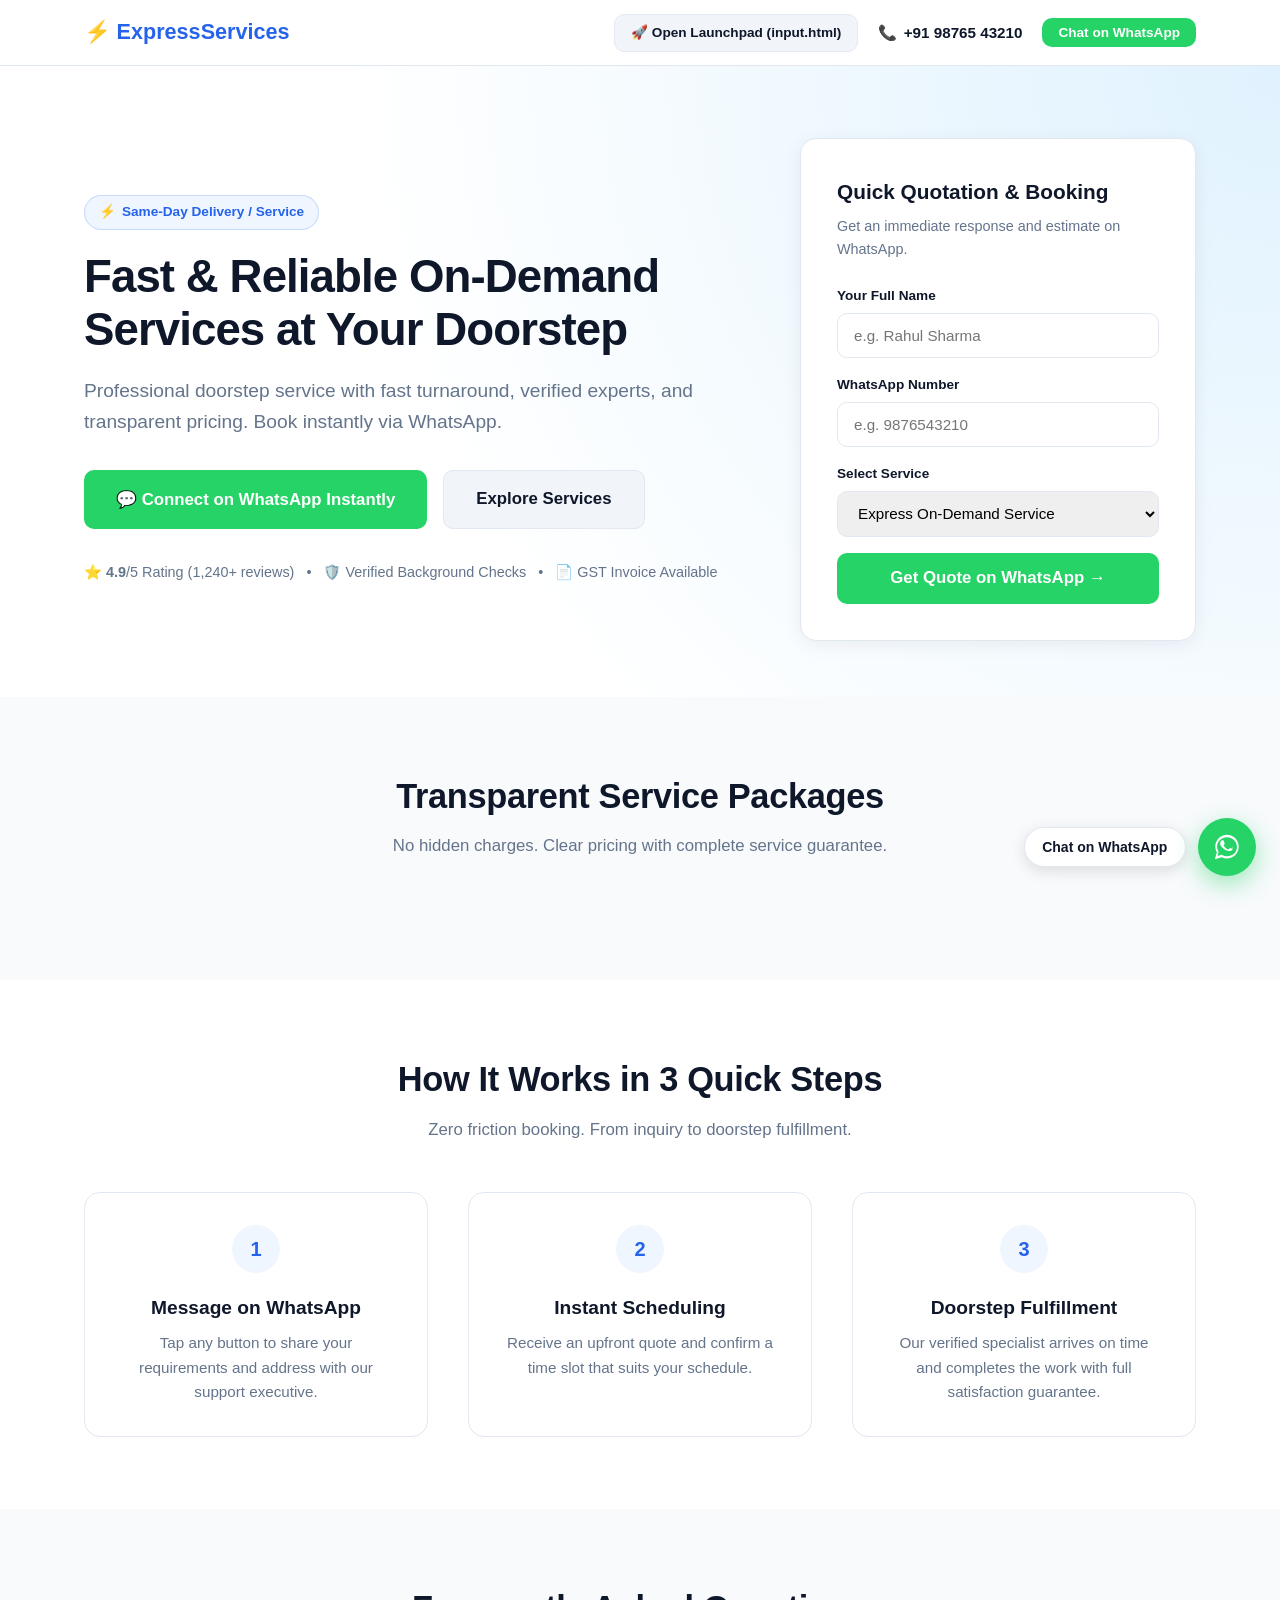
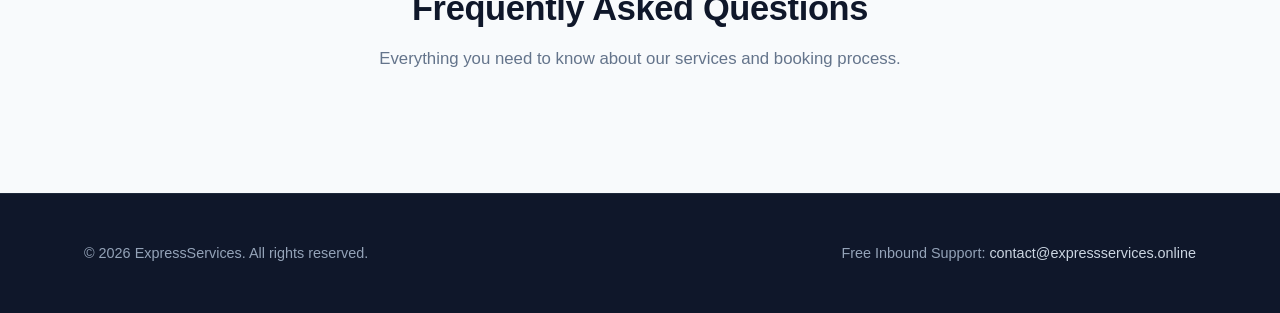
<file: index.html>
<!DOCTYPE html>
<html lang="en">
<head>
  <meta charset="UTF-8" />
  <meta name="viewport" content="width=device-width, initial-scale=1.0" />
  <title>ExpressServices — Doorstep Service Solutions | Fast & Verified</title>
  <meta name="description" content="Fast, reliable doorstep service solutions starting at ₹49. Verified technicians, transparent rates, same-day delivery. Book instantly on WhatsApp." />
  <link rel="canonical" href="https://expressservices.online/" />

  <!-- Open Graph -->
  <meta property="og:type" content="website" />
  <meta property="og:title" content="ExpressServices — Doorstep Service Solutions" />
  <meta property="og:description" content="Fast, reliable doorstep service solutions. Verified technicians, transparent rates, same-day delivery." />
  <meta property="og:url" content="https://expressservices.online/" />
  
  <link rel="stylesheet" href="styles.css" />

  <!-- Structured Data: LocalBusiness, Service & FAQ -->
  <script type="application/ld+json">
  {
    "@context": "https://schema.org",
    "@graph": [
      {
        "@type": "LocalBusiness",
        "@id": "https://expressservices.online/#business",
        "name": "ExpressServices",
        "url": "https://expressservices.online",
        "telephone": "+91-98765-43210",
        "email": "contact@expressservices.online",
        "priceRange": "₹₹",
        "address": {
          "@type": "PostalAddress",
          "streetAddress": "Indiranagar 100ft Road",
          "addressLocality": "Bangalore",
          "addressRegion": "Karnataka",
          "postalCode": "560038",
          "addressCountry": "IN"
        },
        "aggregateRating": {
          "@type": "AggregateRating",
          "ratingValue": "4.9",
          "reviewCount": "1240"
        }
      },
      {
        "@type": "FAQPage",
        "mainEntity": [
          {
            "@type": "Question",
            "name": "How quickly can I book a service?",
            "acceptedAnswer": {
              "@type": "Answer",
              "text": "You can book in under 60 seconds directly on WhatsApp. Our representative confirms availability and dispatches an executive right away."
            }
          },
          {
            "@type": "Question",
            "name": "What payment methods are supported?",
            "acceptedAnswer": {
              "@type": "Answer",
              "text": "We accept UPI (GPay, PhonePe, Paytm), Net Banking, Credit/Debit cards, and Cash on Delivery / Completion."
            }
          }
        ]
      }
    ]
  }
  </script>
</head>
<body>

  <!-- Navigation Bar -->
  <header class="navbar">
    <div class="container nav-content">
      <a href="/" class="logo">⚡ <span data-bind="name">ExpressServices</span></a>
      <div class="nav-actions">
        <a href="/input.html" class="btn btn-secondary btn-sm" style="font-weight: 700;">🚀 Open Launchpad (input.html)</a>
        <a href="tel:+919876543210" class="nav-phone" data-bind-href="phone">
          📞 <span data-bind="phoneDisplay">+91 98765 43210</span>
        </a>
        <button class="btn btn-whatsapp btn-sm wa-trigger" data-intent="Header WhatsApp Click">
          Chat on WhatsApp
        </button>
      </div>
    </div>
  </header>

  <!-- Hero Section -->
  <section class="hero">
    <div class="container hero-grid">
      <div class="hero-text">
        <div class="badge">
          <span>⚡</span> <span data-bind="turnaroundTime">Same-Day Delivery / Service</span>
        </div>
        
        <h1 data-bind="tagline">Fast & Reliable On-Demand Services at Your Doorstep</h1>
        
        <!-- Answer-First / Direct Briefing block for LLMs & Users -->
        <p class="subtitle" data-bind="description">
          Professional doorstep service with fast turnaround, verified experts, and transparent pricing. Book instantly via WhatsApp.
        </p>

        <div class="hero-cta-group">
          <button class="btn btn-whatsapp btn-lg wa-trigger" data-intent="Hero WhatsApp CTA">
            💬 Connect on WhatsApp Instantly
          </button>
          <a href="#services" class="btn btn-secondary btn-lg">Explore Services</a>
        </div>

        <div class="trust-indicators">
          <span>⭐ <strong data-bind="ratingScore">4.9</strong>/5 Rating (<span data-bind="reviewCount">1,240+</span> reviews)</span>
          <span>•</span>
          <span>🛡️ Verified Background Checks</span>
          <span>•</span>
          <span>📄 GST Invoice Available</span>
        </div>
      </div>

      <!-- Hero Inline Booking Card -->
      <div class="hero-card">
        <h3>Quick Quotation & Booking</h3>
        <p>Get an immediate response and estimate on WhatsApp.</p>
        <form onsubmit="window.handleInlineSubmit(event)">
          <div class="form-group">
            <label for="inline-name">Your Full Name</label>
            <input type="text" id="inline-name" placeholder="e.g. Rahul Sharma" required />
          </div>
          <div class="form-group">
            <label for="inline-phone">WhatsApp Number</label>
            <input type="tel" id="inline-phone" placeholder="e.g. 9876543210" pattern="[0-9]{10}" required />
          </div>
          <div class="form-group">
            <label for="inline-service">Select Service</label>
            <select id="inline-service">
              <option value="Express On-Demand Service">Express On-Demand Service</option>
              <option value="Standard Full-Care Package">Standard Full-Care Package</option>
              <option value="Commercial & Bulk Orders">Commercial & Bulk Orders</option>
            </select>
          </div>
          <button type="submit" class="btn btn-whatsapp btn-block btn-lg">
            Get Quote on WhatsApp &rarr;
          </button>
        </form>
      </div>
    </div>
  </section>

  <!-- Services Section -->
  <section id="services" class="section bg-light">
    <div class="container">
      <div class="section-title">
        <h2>Transparent Service Packages</h2>
        <p>No hidden charges. Clear pricing with complete service guarantee.</p>
      </div>
      <!-- Dynamically filled by script.js from site.config.js -->
      <div id="services-grid" class="grid grid-3"></div>
    </div>
  </section>

  <!-- 3-Step Process -->
  <section class="section">
    <div class="container">
      <div class="section-title">
        <h2>How It Works in 3 Quick Steps</h2>
        <p>Zero friction booking. From inquiry to doorstep fulfillment.</p>
      </div>
      <div class="grid grid-3 steps-grid">
        <div class="step-card">
          <div class="step-num">1</div>
          <h3>Message on WhatsApp</h3>
          <p>Tap any button to share your requirements and address with our support executive.</p>
        </div>
        <div class="step-card">
          <div class="step-num">2</div>
          <h3>Instant Scheduling</h3>
          <p>Receive an upfront quote and confirm a time slot that suits your schedule.</p>
        </div>
        <div class="step-card">
          <div class="step-num">3</div>
          <h3>Doorstep Fulfillment</h3>
          <p>Our verified specialist arrives on time and completes the work with full satisfaction guarantee.</p>
        </div>
      </div>
    </div>
  </section>

  <!-- FAQ Section -->
  <section class="section bg-light">
    <div class="container">
      <div class="section-title">
        <h2>Frequently Asked Questions</h2>
        <p>Everything you need to know about our services and booking process.</p>
      </div>
      <!-- Dynamically rendered from site.config.js -->
      <div id="faqs-grid" class="faq-grid"></div>
    </div>
  </section>

  <!-- Floating Sticky WhatsApp Button -->
  <a href="#" id="wa-float" class="wa-float" aria-label="Chat on WhatsApp">
    <span class="wa-float-label">Chat on WhatsApp</span>
    <div class="wa-float-icon">
      <svg viewBox="0 0 32 32" width="30" height="30" fill="currentColor">
        <path d="M16 3C9.1 3 3.5 8.6 3.5 15.5c0 2.2.6 4.3 1.7 6.2L3 29l7.5-2.1c1.7.9 3.6 1.4 5.5 1.4 6.9 0 12.5-5.6 12.5-12.5C28.5 8.6 22.9 3 16 3zm0 22.9c-1.9 0-3.7-.5-5.3-1.4l-.4-.2-4.5 1.3 1.3-4.4-.2-.4c-1-1.6-1.5-3.4-1.5-5.3C5.4 10.1 10.1 5.5 16 5.5s10.6 4.6 10.6 10.6S21.9 25.9 16 25.9zm5.9-7.8c-.3-.2-1.9-1-2.2-1.1-.3-.1-.5-.2-.8.2-.2.3-.9 1.1-1.1 1.3-.2.2-.4.2-.7.1-.3-.2-1.4-.5-2.7-1.7-1-.9-1.7-2-1.9-2.4-.2-.3 0-.5.1-.7l.5-.6c.2-.2.2-.4.4-.6.1-.2.1-.4 0-.6-.1-.2-.8-1.9-1-2.6-.3-.6-.6-.5-.8-.5h-.7c-.2 0-.6.1-1 .5-1.6 1.6-2.1 4.3.9 7 3 2.8 5.3 3.6 7.2 3.9.9.1 1.8-.1 2.7-.6.6-.3 1.4-1.2 1.4-2.4 0-.9-.4-1.3-.7-1.5z"/>
      </svg>
    </div>
  </a>

  <!-- Lead Capture Modal before WhatsApp Redirect -->
  <div id="wa-modal" class="modal-overlay" hidden>
    <div class="modal-box">
      <button class="modal-close" onclick="window.closeWaModal()">&times;</button>
      <h3>Instant WhatsApp Connect</h3>
      <p>Enter your details so our executive can greet you with your quotation.</p>
      <form onsubmit="window.handleModalSubmit(event)">
        <label for="modal-name">Your Full Name</label>
        <input type="text" id="modal-name" required placeholder="e.g. Rahul Sharma" />
        <label for="modal-phone">WhatsApp Number (10 Digits)</label>
        <input type="tel" id="modal-phone" required placeholder="e.g. 9876543210" pattern="[0-9]{10}" />
        <button type="submit" class="btn btn-whatsapp btn-block btn-lg">
          Open WhatsApp Now &rarr;
        </button>
      </form>
    </div>
  </div>

  <!-- Footer -->
  <footer class="footer">
    <div class="container footer-content">
      <p>&copy; 2026 <span data-bind="name">ExpressServices</span>. All rights reserved.</p>
      <p>Free Inbound Support: <a href="mailto:contact@expressservices.online" data-bind-href="email"><span data-bind="contactEmail">contact@expressservices.online</span></a></p>
    </div>
  </footer>

  <!-- Scripts -->
  <script src="site.config.js"></script>
  <script src="script.js"></script>
</body>
</html>
</file>
<file: styles.css>
:root {
  --primary: #2563eb;
  --primary-hover: #1d4ed8;
  --primary-light: #eff6ff;
  --secondary: #0f172a;
  --whatsapp: #25D366;
  --whatsapp-hover: #1ea952;
  --bg-light: #f8fafc;
  --bg-white: #ffffff;
  --text-dark: #0f172a;
  --text-muted: #64748b;
  --border: #e2e8f0;
  --card-shadow: 0 4px 20px -2px rgba(15, 23, 42, 0.08);
  --modal-shadow: 0 25px 50px -12px rgba(15, 23, 42, 0.25);
  --radius-lg: 16px;
  --radius-md: 10px;
  --radius-sm: 6px;
  --transition: all 0.2s cubic-bezier(0.16, 1, 0.3, 1);
}

* {
  box-sizing: border-box;
  margin: 0;
  padding: 0;
  font-family: -apple-system, BlinkMacSystemFont, "Segoe UI", Roboto, "Helvetica Neue", Arial, sans-serif;
  -webkit-font-smoothing: antialiased;
}

body {
  color: var(--text-dark);
  background-color: var(--bg-white);
  line-height: 1.6;
}

.container {
  max-width: 1160px;
  margin: 0 auto;
  padding: 0 1.5rem;
}

/* Navbar */
.navbar {
  position: sticky;
  top: 0;
  background: rgba(255, 255, 255, 0.95);
  backdrop-filter: blur(10px);
  border-bottom: 1px solid var(--border);
  z-index: 100;
  padding: 0.85rem 0;
}

.nav-content {
  display: flex;
  justify-content: space-between;
  align-items: center;
}

.logo {
  font-size: 1.35rem;
  font-weight: 800;
  color: var(--secondary);
  text-decoration: none;
  display: flex;
  align-items: center;
  gap: 0.35rem;
}

.logo span {
  color: var(--primary);
}

.nav-actions {
  display: flex;
  align-items: center;
  gap: 1.25rem;
}

.nav-phone {
  font-size: 0.95rem;
  font-weight: 600;
  color: var(--text-dark);
  text-decoration: none;
  display: flex;
  align-items: center;
  gap: 0.4rem;
}

.nav-phone:hover {
  color: var(--primary);
}

/* Buttons */
.btn {
  display: inline-flex;
  align-items: center;
  justify-content: center;
  gap: 0.5rem;
  padding: 0.75rem 1.4rem;
  font-weight: 600;
  border-radius: var(--radius-md);
  cursor: pointer;
  text-decoration: none;
  border: none;
  transition: var(--transition);
  font-size: 0.95rem;
}

.btn-primary {
  background: var(--primary);
  color: #fff;
}

.btn-primary:hover {
  background: var(--primary-hover);
  transform: translateY(-1px);
}

.btn-secondary {
  background: #f1f5f9;
  color: var(--secondary);
  border: 1px solid var(--border);
}

.btn-secondary:hover {
  background: #e2e8f0;
}

.btn-outline {
  background: transparent;
  border: 2px solid var(--primary);
  color: var(--primary);
}

.btn-outline:hover {
  background: var(--primary);
  color: #fff;
}

.btn-whatsapp {
  background: var(--whatsapp);
  color: #fff;
}

.btn-whatsapp:hover {
  background: var(--whatsapp-hover);
  transform: translateY(-1px);
}

.btn-sm {
  padding: 0.45rem 1rem;
  font-size: 0.85rem;
}

.btn-lg {
  padding: 0.95rem 2rem;
  font-size: 1.05rem;
}

.btn-block {
  width: 100%;
}

/* Hero Section */
.hero {
  padding: 4.5rem 0 3.5rem;
  background: radial-gradient(circle at top right, #e0f2fe 0%, #ffffff 65%);
}

.hero-grid {
  display: grid;
  grid-template-columns: 1.25fr 0.75fr;
  gap: 3.5rem;
  align-items: center;
}

.badge {
  display: inline-flex;
  align-items: center;
  gap: 0.4rem;
  background: var(--primary-light);
  color: var(--primary);
  font-size: 0.85rem;
  font-weight: 700;
  padding: 0.35rem 0.85rem;
  border-radius: 999px;
  border: 1px solid rgba(37, 99, 235, 0.2);
  margin-bottom: 1.25rem;
}

h1 {
  font-size: 2.85rem;
  line-height: 1.18;
  color: var(--secondary);
  margin-bottom: 1.2rem;
  font-weight: 800;
  letter-spacing: -0.02em;
}

.subtitle {
  font-size: 1.2rem;
  color: var(--text-muted);
  margin-bottom: 2rem;
  line-height: 1.6;
}

.hero-cta-group {
  display: flex;
  gap: 1rem;
  margin-bottom: 2rem;
  flex-wrap: wrap;
}

.trust-indicators {
  font-size: 0.9rem;
  color: var(--text-muted);
  display: flex;
  gap: 0.75rem;
  align-items: center;
  flex-wrap: wrap;
}

/* Quick Estimate / Booking Hero Card */
.hero-card {
  background: #ffffff;
  padding: 2.25rem;
  border-radius: var(--radius-lg);
  border: 1px solid var(--border);
  box-shadow: var(--card-shadow);
}

.hero-card h3 {
  font-size: 1.3rem;
  color: var(--secondary);
  margin-bottom: 0.4rem;
}

.hero-card p {
  font-size: 0.9rem;
  color: var(--text-muted);
  margin-bottom: 1.5rem;
}

.hero-card .form-group {
  margin-bottom: 1rem;
}

.hero-card label {
  display: block;
  font-size: 0.85rem;
  font-weight: 600;
  margin-bottom: 0.4rem;
  color: var(--text-dark);
}

.hero-card input, .hero-card select {
  width: 100%;
  padding: 0.8rem 1rem;
  border: 1.5px solid var(--border);
  border-radius: var(--radius-md);
  font-size: 0.95rem;
  outline: none;
  transition: var(--transition);
}

.hero-card input:focus, .hero-card select:focus {
  border-color: var(--primary);
  box-shadow: 0 0 0 3px rgba(37, 99, 235, 0.15);
}

/* Sections */
.section {
  padding: 4.5rem 0;
}

.bg-light {
  background: var(--bg-light);
}

.section-title {
  text-align: center;
  max-width: 650px;
  margin: 0 auto 3rem;
}

.section-title h2 {
  font-size: 2.15rem;
  font-weight: 800;
  color: var(--secondary);
  margin-bottom: 0.6rem;
  letter-spacing: -0.01em;
}

.section-title p {
  font-size: 1.05rem;
  color: var(--text-muted);
}

/* Grid & Service Cards */
.grid {
  display: grid;
  gap: 2rem;
}

.grid-3 {
  grid-template-columns: repeat(3, 1fr);
}

.card {
  background: #ffffff;
  padding: 2.25rem 2rem;
  border-radius: var(--radius-lg);
  border: 1px solid var(--border);
  position: relative;
  transition: var(--transition);
  display: flex;
  flex-direction: column;
}

.card:hover {
  transform: translateY(-4px);
  box-shadow: var(--card-shadow);
}

.service-icon {
  font-size: 2.25rem;
  margin-bottom: 1.25rem;
  display: inline-block;
}

.card h3 {
  font-size: 1.3rem;
  color: var(--secondary);
  margin-bottom: 0.5rem;
}

.service-price {
  font-size: 1.35rem;
  font-weight: 800;
  color: var(--primary);
  margin-bottom: 0.75rem;
}

.card p {
  color: var(--text-muted);
  font-size: 0.95rem;
  margin-bottom: 1.75rem;
  flex-grow: 1;
}

.service-card.highlighted {
  border: 2px solid var(--primary);
  box-shadow: 0 10px 25px -5px rgba(37, 99, 235, 0.15);
}

.badge-card {
  position: absolute;
  top: -12px;
  right: 24px;
  background: var(--primary);
  color: #fff;
  font-size: 0.75rem;
  font-weight: 700;
  text-transform: uppercase;
  padding: 0.25rem 0.75rem;
  border-radius: 999px;
  letter-spacing: 0.05em;
}

/* Steps Grid */
.steps-grid {
  gap: 2.5rem;
}

.step-card {
  background: #ffffff;
  padding: 2rem;
  border-radius: var(--radius-lg);
  border: 1px solid var(--border);
  text-align: center;
}

.step-num {
  width: 48px;
  height: 48px;
  background: var(--primary-light);
  color: var(--primary);
  font-weight: 800;
  font-size: 1.25rem;
  border-radius: 50%;
  display: inline-flex;
  align-items: center;
  justify-content: center;
  margin-bottom: 1.25rem;
}

.step-card h3 {
  font-size: 1.2rem;
  margin-bottom: 0.5rem;
}

.step-card p {
  color: var(--text-muted);
  font-size: 0.95rem;
}

/* FAQ Accordion */
.faq-grid {
  max-width: 800px;
  margin: 0 auto;
  display: grid;
  gap: 1rem;
}

.faq-item {
  background: #ffffff;
  border: 1px solid var(--border);
  border-radius: var(--radius-md);
  padding: 1.25rem 1.5rem;
  cursor: pointer;
  transition: var(--transition);
}

.faq-question {
  font-weight: 700;
  font-size: 1.05rem;
  color: var(--secondary);
  display: flex;
  justify-content: space-between;
  align-items: center;
}

.faq-answer {
  color: var(--text-muted);
  font-size: 0.95rem;
  margin-top: 0.75rem;
  line-height: 1.6;
}

/* Floating Sticky WhatsApp Button */
.wa-float {
  position: fixed;
  bottom: 24px;
  right: 24px;
  z-index: 999;
  display: flex;
  align-items: center;
  gap: 0.75rem;
  text-decoration: none;
}

.wa-float-icon {
  width: 58px;
  height: 58px;
  background: var(--whatsapp);
  color: #fff;
  border-radius: 50%;
  display: flex;
  align-items: center;
  justify-content: center;
  box-shadow: 0 8px 24px rgba(37, 211, 102, 0.45);
  transition: transform 0.2s cubic-bezier(0.16, 1, 0.3, 1);
}

.wa-float:hover .wa-float-icon {
  transform: scale(1.12);
  background: var(--whatsapp-hover);
}

.wa-float-label {
  background: #ffffff;
  color: var(--text-dark);
  font-size: 0.875rem;
  font-weight: 700;
  padding: 0.5rem 1.1rem;
  border-radius: 999px;
  box-shadow: 0 4px 15px rgba(0, 0, 0, 0.12);
  border: 1px solid var(--border);
  pointer-events: auto;
}

/* Lead Capture Modal */
.modal-overlay {
  position: fixed;
  inset: 0;
  background: rgba(15, 23, 42, 0.65);
  backdrop-filter: blur(4px);
  z-index: 1000;
  display: flex;
  align-items: center;
  justify-content: center;
  padding: 1.5rem;
  opacity: 1;
  transition: opacity 0.2s;
}

.modal-overlay[hidden] {
  display: none !important;
}

.modal-box {
  background: #ffffff;
  padding: 2.25rem;
  border-radius: var(--radius-lg);
  max-width: 420px;
  width: 100%;
  position: relative;
  box-shadow: var(--modal-shadow);
  animation: modalPop 0.25s cubic-bezier(0.16, 1, 0.3, 1);
}

@keyframes modalPop {
  from {
    opacity: 0;
    transform: scale(0.95) translateY(10px);
  }
  to {
    opacity: 1;
    transform: scale(1) translateY(0);
  }
}

.modal-close {
  position: absolute;
  top: 1rem;
  right: 1.25rem;
  background: none;
  border: none;
  font-size: 1.6rem;
  cursor: pointer;
  color: var(--text-muted);
  line-height: 1;
}

.modal-close:hover {
  color: var(--text-dark);
}

.modal-box h3 {
  font-size: 1.35rem;
  margin-bottom: 0.35rem;
  color: var(--secondary);
}

.modal-box p {
  font-size: 0.9rem;
  color: var(--text-muted);
  margin-bottom: 1.5rem;
}

.modal-box label {
  font-size: 0.85rem;
  font-weight: 600;
  display: block;
  margin-bottom: 0.35rem;
  color: var(--text-dark);
}

.modal-box input {
  width: 100%;
  padding: 0.85rem 1rem;
  border: 1.5px solid var(--border);
  border-radius: var(--radius-md);
  margin-bottom: 1.25rem;
  font-size: 0.95rem;
  outline: none;
  transition: var(--transition);
}

.modal-box input:focus {
  border-color: var(--primary);
  box-shadow: 0 0 0 3px rgba(37, 99, 235, 0.15);
}

/* Footer */
.footer {
  background: var(--secondary);
  color: #94a3b8;
  padding: 3rem 0;
  border-top: 1px solid #1e293b;
  font-size: 0.9rem;
}

.footer-content {
  display: flex;
  justify-content: space-between;
  align-items: center;
  flex-wrap: wrap;
  gap: 1.5rem;
}

.footer a {
  color: #cbd5e1;
  text-decoration: none;
}

.footer a:hover {
  color: #ffffff;
}

/* Responsive adjustments */
@media (max-width: 900px) {
  .hero-grid {
    grid-template-columns: 1fr;
    gap: 2.5rem;
  }
  .grid-3 {
    grid-template-columns: 1fr;
  }
  h1 {
    font-size: 2.25rem;
  }
}

@media (max-width: 640px) {
  .hero {
    padding: 3rem 0 2.5rem;
  }
  h1 {
    font-size: 2rem;
  }
  .hero-cta-group {
    flex-direction: column;
  }
  .wa-float-label {
    display: none;
  }
  .footer-content {
    flex-direction: column;
    text-align: center;
  }
}
</file>
